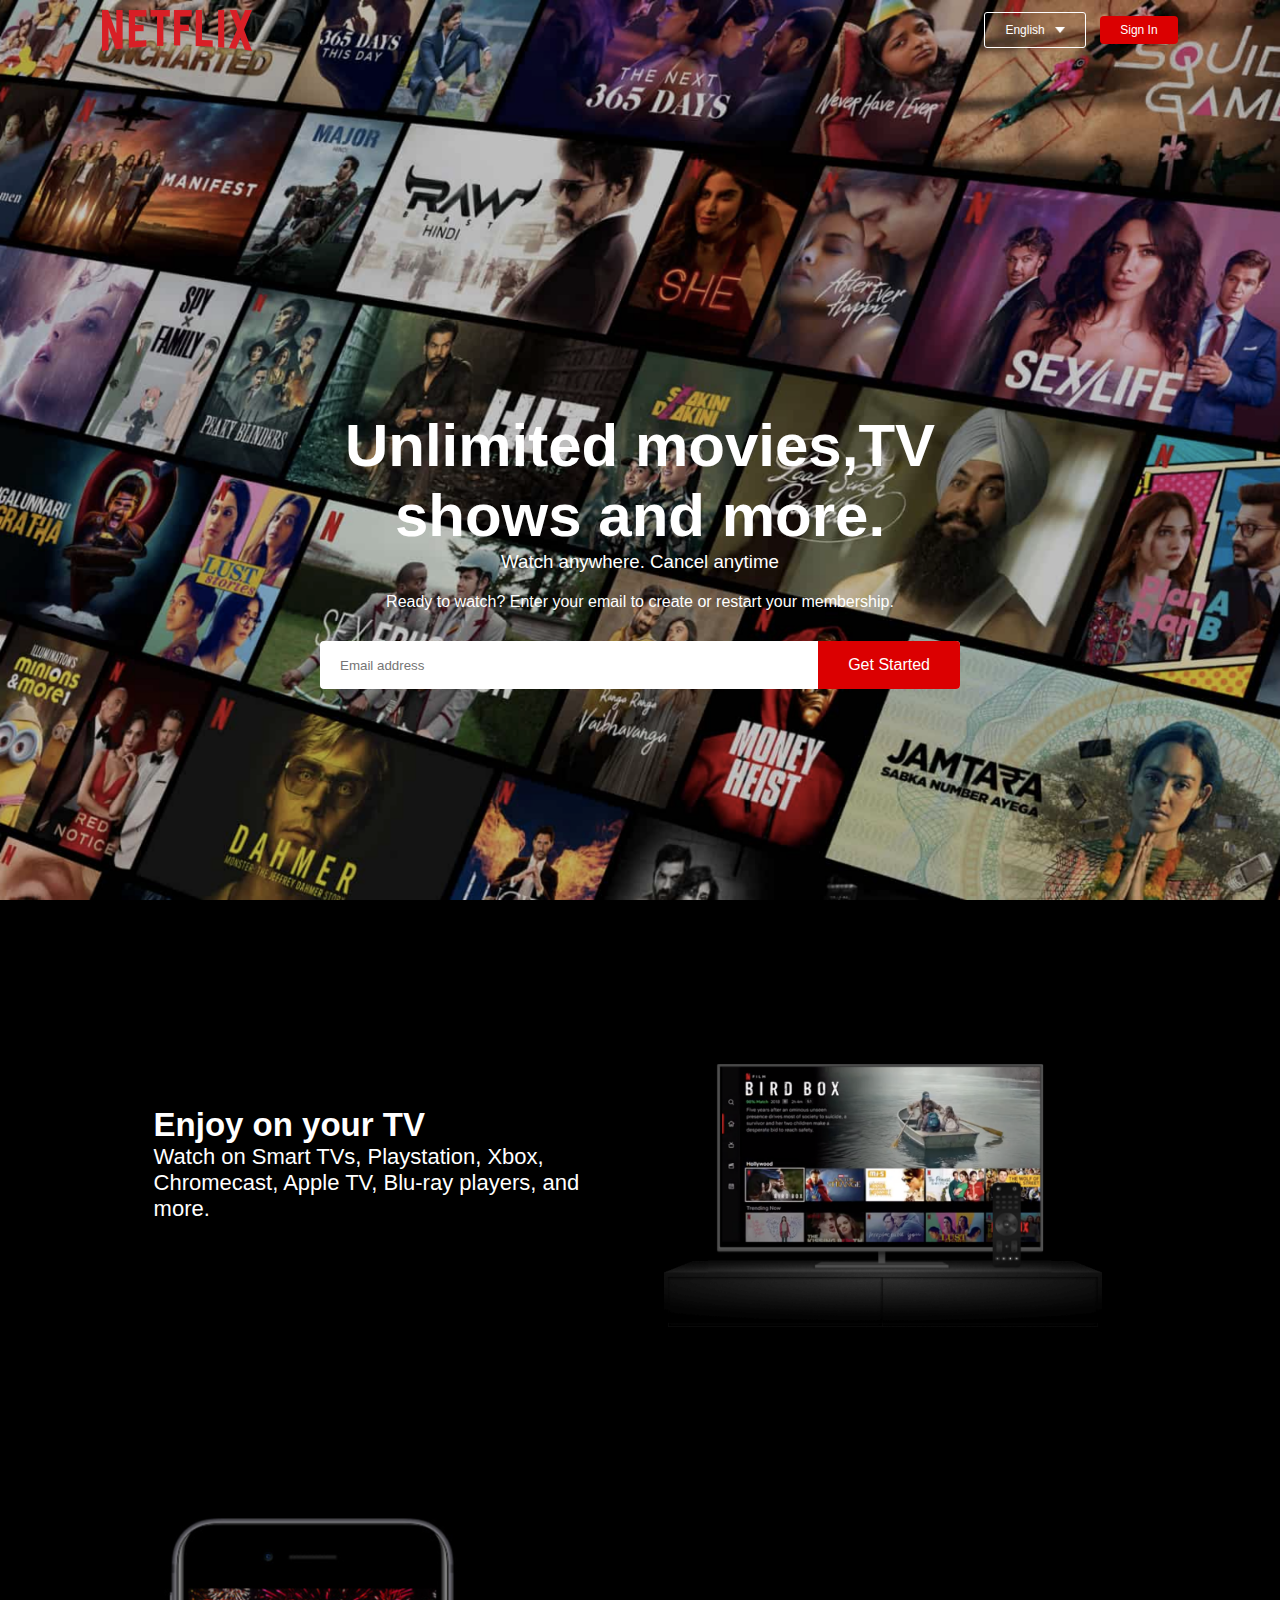
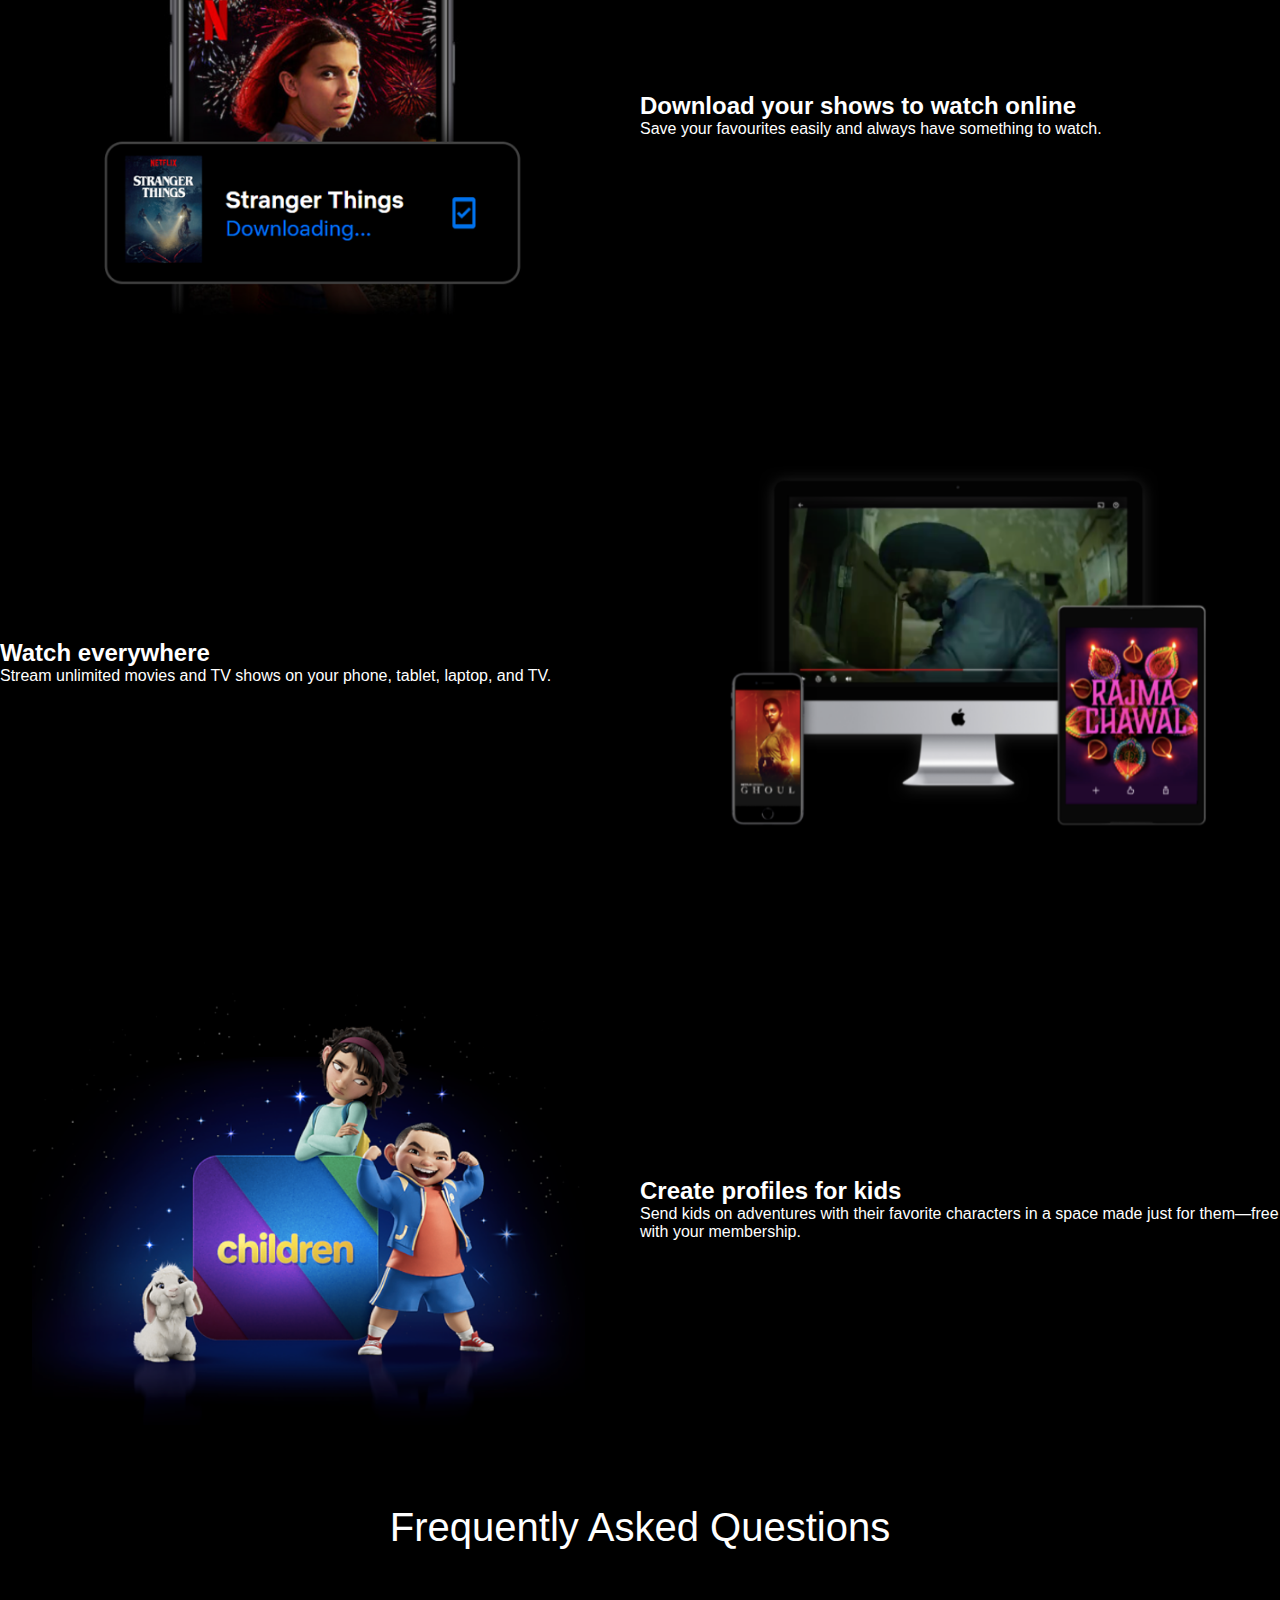
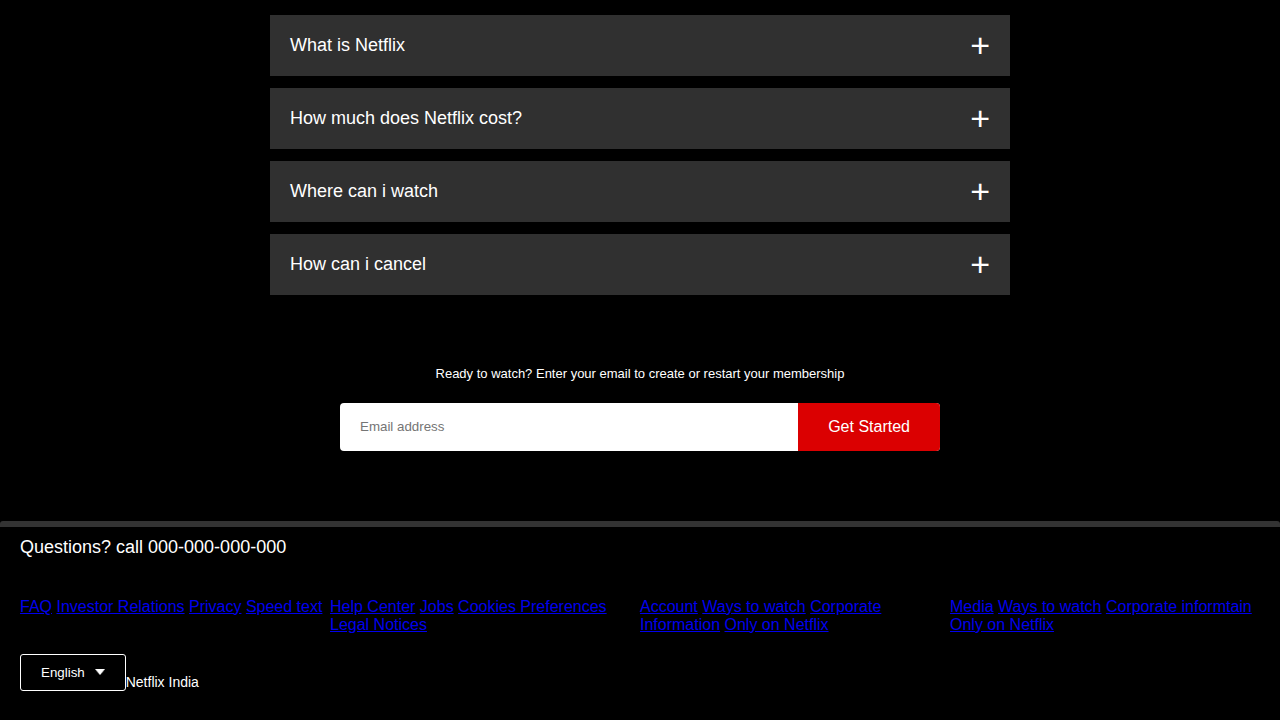
<file: clone/index.html>
<!DOCTYPE html>
<html lang="en">
<head>
    <meta charset="UTF-8">
    <meta name="viewport" content="width=device-width, initial-scale=1.0">
    <title>Netflix website clone</title>
    <link rel="stylesheet" href="style.css">
</head>
<body>
<div class="header">
    <nav>
        <img src ="images/logo.png" class="logo">
        <div>
            <button class="language-btn">English<img src="images/down-icon.png"></button>
            <button>Sign In</button>
           
        </div>
    </nav>
    <div class="header-content">
        <h1>Unlimited movies,TV shows and more.</h1>
        <h3>Watch anywhere. Cancel anytime</h3>
        <p>Ready to watch? Enter your email to create or restart your membership.</p>
        <form class="email-signup">
            <input type="email" placeholder="Email address" required>
            <button type="submit">Get Started</button>
        </form>
    </div>
</div>
<div class="features">
    <div class="row">
        <div class="text-col">
            <h2>Enjoy on your TV</h2>
            <p>Watch on Smart TVs, Playstation, Xbox, Chromecast, Apple TV, Blu-ray players, and more.</p>
        </div>
        <div class="img-col">
            <img src="images/feature-1.png">
        </div>
    </div>
</div>
<div class="row">
    <div class="img-col">
        <img src="images/feature-2.png">
    </div>
    <div class="text-col">
        <h2>Download your shows to watch online</h2>
        <p>Save your favourites easily and always have something to watch.</p>
    </div>
</div>
<div class="row">
    <div class="text-col">
        <h2>Watch everywhere </h2>
        <p>Stream unlimited movies and TV shows on your phone, tablet, laptop, and TV.</p>
    </div>
    <div class="img-col">
        <img src="images/feature-3.png">
    </div>
</div>
<div class="row">
    <div class="img-col">
        <img src="images/feature-4.png">
    </div>
    <div class="text-col">
        <h2>Create profiles for kids</h2>
        <p>Send kids on adventures with their favorite characters in a space made just for them—free with your membership.</p>
    </div>
    
</div>

<div class="faq">
    <h2>Frequently Asked Questions</h2>
    <ul class="accordion">
        <li>
            <input type="radio" name="accordion" id="first">
            <label for="first"> What is Netflix</label>
            <div class="content">
                <p>Lorem ipsum dolor sit amet consectetur adipisicing elit.
                 Minima minus accusantium eum nostrum nisi ullam dolor? Eligendi minima error excepturi obcaecati perferendis libero?
                 Nobis, deleniti voluptatum unde maxime odit obcaecati.
                </p>
            </div>
        </li>
        <li>
            <input type="radio" name="accordion" id="second">
            <label for="second">How much does Netflix cost?</label>
            <div class="content">
                <p>Lorem ipsum dolor sit amet consectetur adipisicing elit.
                 Minima minus accusantium eum nostrum nisi ullam dolor? Eligendi minima error excepturi obcaecati perferendis libero?
                 Nobis, deleniti voluptatum unde maxime odit obcaecati.
                </p>
            </div>
        </li>
        <li>
            <input type="radio" name="accordion" id="third">
            <label for="third"> Where can i watch</label>
            <div class="content">
                <p>Lorem ipsum dolor sit amet consectetur adipisicing elit.
                 Minima minus accusantium eum nostrum nisi ullam dolor? Eligendi minima error excepturi obcaecati perferendis libero?
                 Nobis, deleniti voluptatum unde maxime odit obcaecati.
                </p>
            </div>
        </li>
        <li>
            <input type="radio" name="accordion" id="fourth">
            <label for="fourth">How can i cancel</label>
            <div class="content">
                <p>Lorem ipsum dolor sit amet consectetur adipisicing elit.
                 Minima minus accusantium eum nostrum nisi ullam dolor? Eligendi minima error excepturi obcaecati perferendis libero?
                 Nobis, deleniti voluptatum unde maxime odit obcaecati.
                </p>
            </div>
        </li>
    </ul>
    <small>Ready to watch? Enter your email to create or restart your membership</small>
    <form class="email-signup">
        <input type="email" placeholder="Email address" required>
        <button type="submit">Get Started</button>
    </form>
</div>

<div class="footer">
    <h2> Questions? call 000-000-000-000</h2>
    <div class="row">
        <div class="col">
            <a href="#">FAQ</a>
            <a href="#">Investor Relations</a>
            <a href="#">Privacy</a>
            <a href="#">Speed text</a>
        </div>
        <div class="col">
            <a href="#">Help Center</a>
            <a href="#">Jobs</a>
            <a href="#">Cookies Preferences</a>
            <a href="#">Legal Notices</a>
        </div>
        <div class="col">
            <a href="#">Account</a>
            <a href="#">Ways to watch</a>
            <a href="#">Corporate Information</a>
            <a href="#">Only on Netflix</a>
        </div>
        <div class="col">
            <a href="#">Media</a>
            <a href="#">Ways to watch</a>
            <a href="#">Corporate informtain</a>
            <a href="#">Only on Netflix</a>
        </div>
        <button class="language-btn">English<img src="images/down-icon.png"></button>   
        <p class=" copyright-txt">Netflix India</p> 
    </div>

</div>   
</body>
</html>
</file>
<file: clone/style.css>
*{
    margin: 0;
    padding: 0;
    font-family: 'Poppins' , sans-serif;
    box-sizing: border-box;
}
body{
    background: #000;
    color:#fff ;
}
.header{
    width: 100%;
    height: 100vh;
    background-image:url(images/header-image.png);      
    background-size: cover;
    background-position: center;
    padding: 10px 8%;
    position: relative;
}
nav{
    display: flex;
    align-items: center;
    justify-content: space-between;
    padding: 10px,0;
} 
.logo{
    width: 150px;
    cursor: pointer;
}
nav button{
    border: 0;
    outline: 0;
    background: #db0001;
    color: #fff;
    padding: 7px 20px;
    font-size: 12px;
    border-radius: 4px;
    margin-left: 10px;
    cursor: pointer;
}
.language-btn{
    display: inline-flex;
    align-items: center;
    background: transparent;
    border: 1px solid #fff;
    padding: 7px 10px;
}
.language-btn img{
    width: 10px;
    margin-left: 10px;
}
.header-content{
    position: absolute;
    top: 50%;
    left: 50%;
    transform: translate(-50%,-50%);
    text-align: center;
    margin-top: 100px;
}
.header-content h1{
    font-size: 60px;
    line-height: 70px;
    font-weight: 600;
    max-width: 650px;
}
.header-content h3{
    font-weight: 400;
    margin-bottom: 20px;
}
.email-signup{
    background: #fff;
    border-radius: 4px;
    display: flex;
    align-items: center;
    margin-top: 30px;
    overflow: hidden;
}
.email-signup input{
    flex: 1;
    border: 0;
    outline:0;
    margin-left: 20px;
}
.email-signup button{
    background: #db0001;
    border: 0;
    outline: 0;
    color: #fff;
    font-size: 16px;
    cursor: pointer;
    padding: 15px 30px;
}
.features{
    padding:50px 12%;
    font-size: 22px;
}
.row{
    display:flex;
    width:100%;
    align-items: center;
    flex-wrap: wrap;
    padding: 50px 0;
}
.text-col{
    flex-basis: 50%;
    margin-bottom: 20px;
}
.img-col{
    flex-basis: 50%;
    margin-bottom: 20px;
}
.img-col img {
    display:block ;
    width: 90% ;
    margin: auto;
}
.featues h2 {
    font-size: 50px;
    font-weight: 600;
    margin-bottom: 20px;
}
/*---------------------faq---------------------*/
.faq{
    padding: 10px 12%;
    text-align: center;
    font-size:18px;
}
.faq h2{
    font-weight: 500;
    font-size: 40px;
}
.accordion{
    margin: 60px auto;
    width:100%;
    max-width: 750px;
}
.accordion li{
    list-style: none;
    width:100%;
    padding: 5px;
}
.accordion li label{
    display: flex;
    align-items: center;
    padding: 20px;
    font-size: 18px;
    font-weight: 500;
    background: #303030;
    margin-bottom: 2px;
    cursor: pointer;
    position: relative;
}
label::after{
    content: '+';
    font-size: 34px;
    position: absolute;
    right: 20px;
    transition:transform 0.5s ;
}
input[type="radio"]{
    display: none;
}
.accordion .content{
    background: #303030;
    text-align: left;
    padding: 0 20px;
    max-height:0 ;
    overflow:hidden;
    transition:max-height 0.5s, padding 0.5s;
}
.accordion input[type="radio"]:checked + label + .content{
    max-height: 600px;
    padding: 30px 20px;
}
.accordion input[type="radio"]:checked + label::after{
    transform: rotate(135deg);
}
.faq .email-signup{
    max-width: 600px;
    margin: 20px auto 60px;
}
.faq small{
    font-size: 13px;
}
/*----------------------footer-----------------*/
.footer{
    padding: 50px 15% 10px;
    border-top:6px solid #333;
    color:#777;
}
.footer h2{
    font-size: 18px;
    font-weight: 400;
    margin-bottom: 30px;
}
.footer .col{
    flex-basis: 25%;
    flex-grow:1;
    margin-bottom:20px;
}
.footer .col .a{
    display: block;
    text-decoration:none;
    color: #777;
    font-size:14px;
    margin-bottom: 10px;
}
.footer .row{
    align-items: flex-start;
    padding: 10px 0;
}
.footer ,.language-btn{
    color: #fff;
    padding: 10px 20px;
    border-radius: 3px;

}
.copyright-txt{
    font-size: 14px;
    margin-top:20px;
    margin-bottom:10px ;
}
/*--------------------media-queries-for small screen---------*/
@media only screen and (max-width:600px){
    .logo{
        width: 100px;
    }
    nav button{
        padding:5px 10px;
    }
    nav .language-btn{
        padding:4px 8px;
    }
}
</file>
